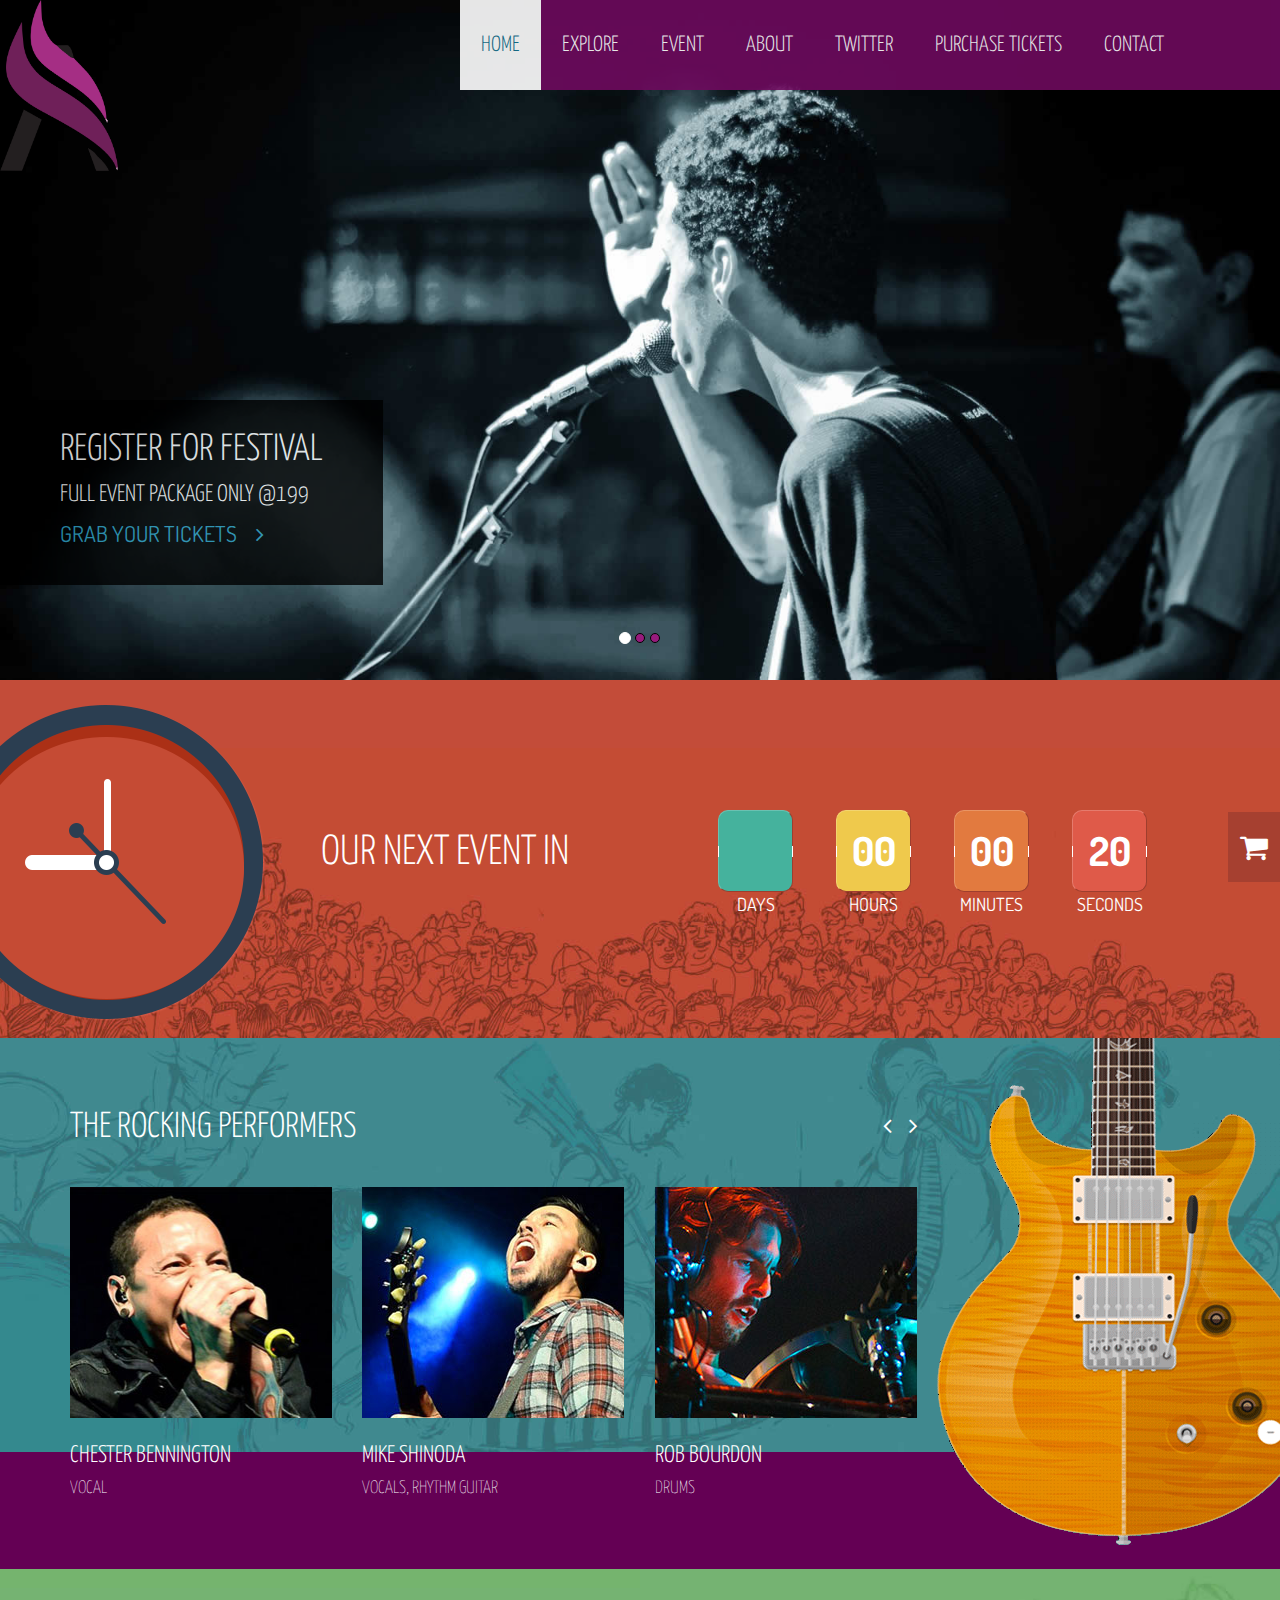
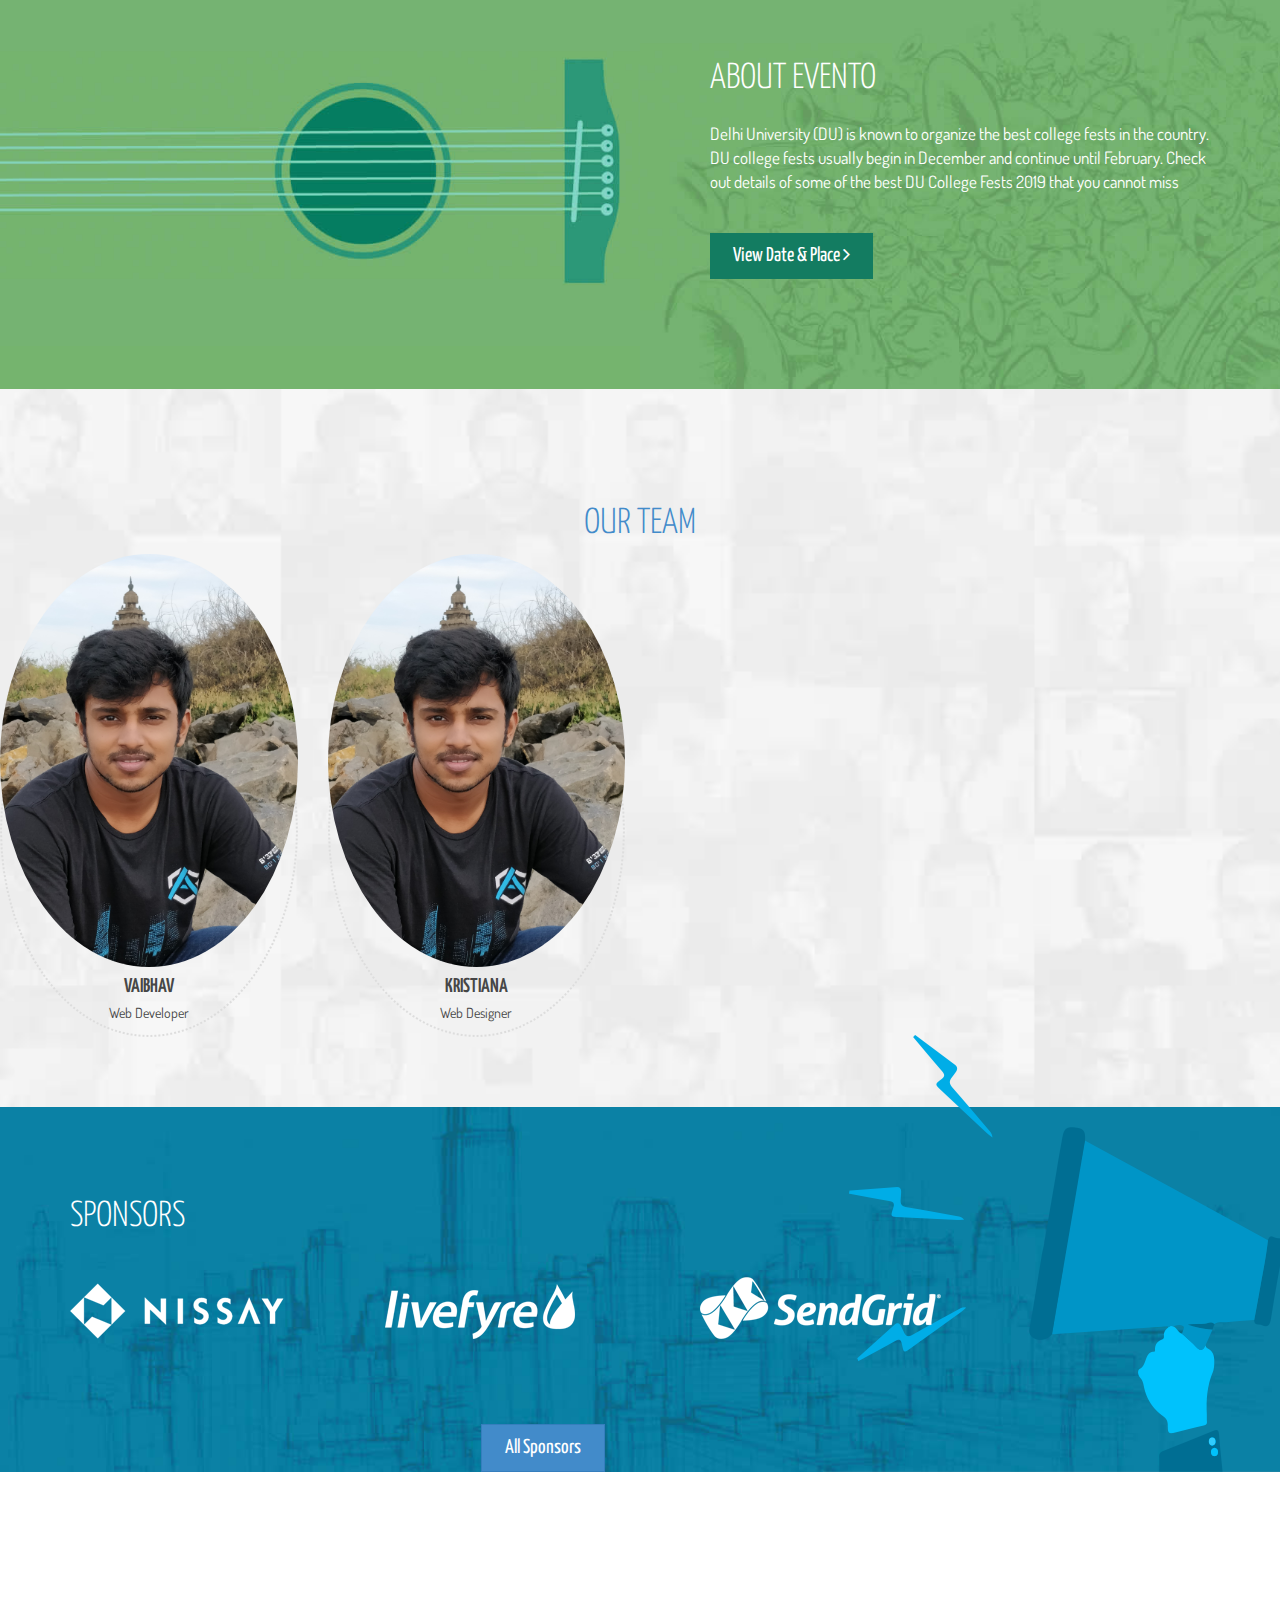
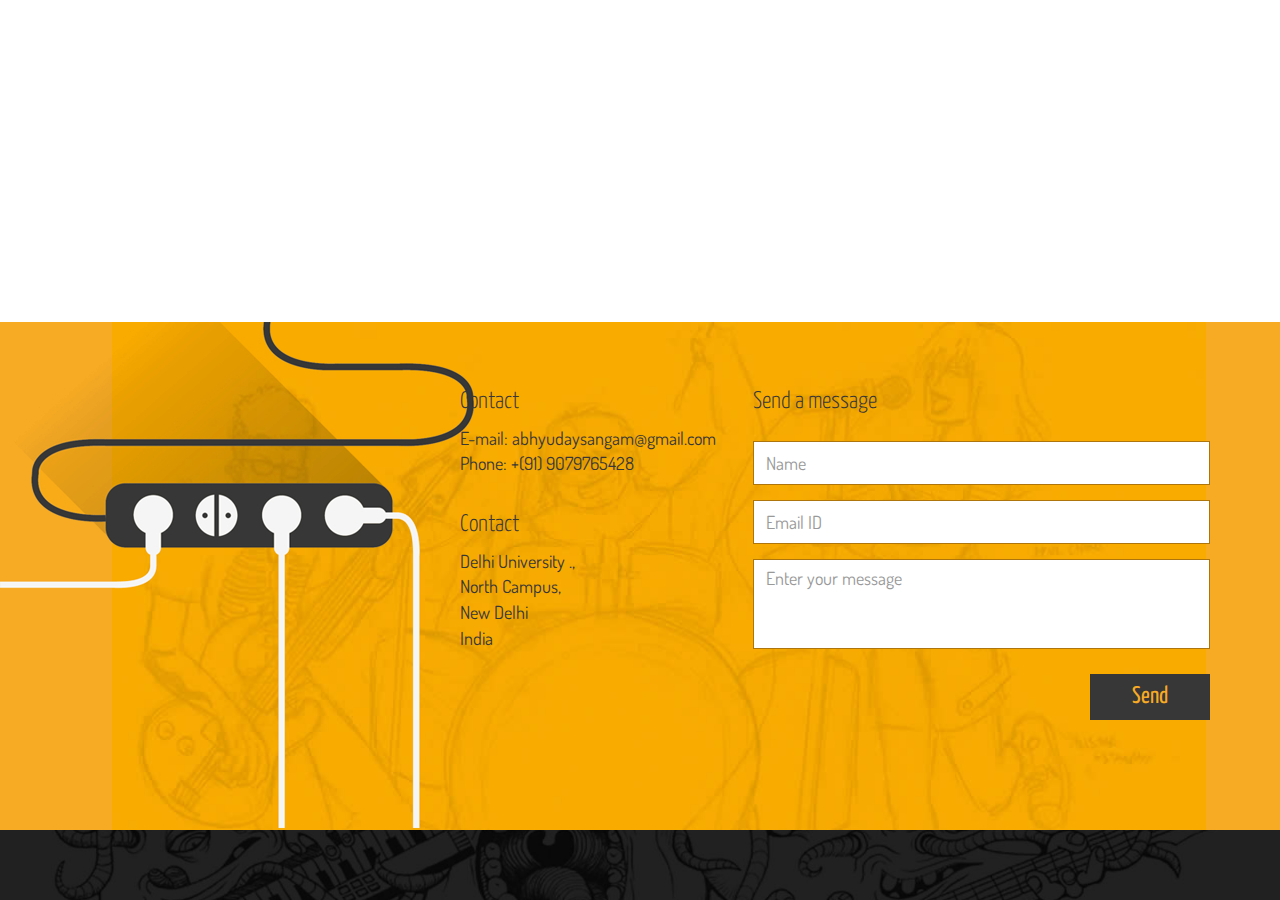
<file: index.html>
<!DOCTYPE html>
<html lang="en">
<head>
    <meta charset="utf-8">
    <meta name="viewport" content="width=device-width, initial-scale=1.0">
    <meta name="description" content="">
    <meta name="author" content="">
    <title>Evento | Free Onepage Event Template | ShapeBootstrap</title>
    <link href="css/bootstrap.min.css" rel="stylesheet">
    <link href="css/font-awesome.min.css" rel="stylesheet">
	<link href="css/main.css" rel="stylesheet">
	<link href="css/animate.css" rel="stylesheet">	
	<link href="css/responsive.css" rel="stylesheet">
		<link href="css/team.css" rel="stylesheet">
<link rel="stylesheet" href="https://cdnjs.cloudflare.com/ajax/libs/font-awesome/4.7.0/css/font-awesome.min.css">

    <link rel="shortcut icon" href="images/ico/favicon.ico">
    <link rel="apple-touch-icon-precomposed" sizes="144x144" href="images/ico/apple-touch-icon-144-precomposed.png">
    <link rel="apple-touch-icon-precomposed" sizes="114x114" href="images/ico/apple-touch-icon-114-precomposed.png">
    <link rel="apple-touch-icon-precomposed" sizes="72x72" href="images/ico/apple-touch-icon-72-precomposed.png">
    <link rel="apple-touch-icon-precomposed" href="images/ico/apple-touch-icon-57-precomposed.png">

	<script src="https://ajax.googleapis.com/ajax/libs/jquery/3.4.1/jquery.min.js"></script>
<script>
$(document).ready(function(){
  $("#sponsors").click(function(){
    $("#sponsors").addClass("hidebutton")
  });
 
});
</script>


<script>
// Set the date we're counting down to
var countDownDate = new Date("Jan 27, 2020 15:37:25").getTime();

// Update the count down every 1 second
var x = setInterval(function() {

  // Get today's date and time
  var now = new Date().getTime();
    
  // Find the distance between now and the count down date
  var distance = countDownDate - now;
    
  // Time calculations for days, hours, minutes and seconds
  var days = Math.floor(distance / (1000 * 60 * 60 * 24));
  var hours = Math.floor((distance % (1000 * 60 * 60 * 24)) / (1000 * 60 * 60));
  var minutes = Math.floor((distance % (1000 * 60 * 60)) / (1000 * 60));
  var seconds = Math.floor((distance % (1000 * 60)) / 1000);
    
  // Output the result in an element with id="demo"
  $("#days").html(days);
  $("#seconds").html(seconds);
    $("#minutes").html(minutes);
  $("#hours").html(hours);

    
  // If the count down is over, write some text 
  if (distance < 0) {
    clearInterval(x);
    document.getElementById("demo").innerHTML = "EXPIRED";
  }
}, 1000);
</script>

</head><!--/head-->

<body>
	<header id="header" role="banner">		
		<div class="main-nav">
			<div class="container">
				<!-- <div class="header-top">
					<div class="pull-right social-icons">
						<a href="#"><i class="fa fa-twitter"></i></a>
						<a href="#"><i class="fa fa-facebook"></i></a>
						<a href="#"><i class="fa fa-google-plus"></i></a>
						<a href="#"><i class="fa fa-youtube"></i></a>
					</div> 
				</div>     -->
		        <div class="row">	        		
		            <div class="navbar-header">
		                 <button type="button" class="navbar-toggle" data-toggle="collapse" data-target=".navbar-collapse">
		                    <span class="sr-only">Toggle navigation</span>
		                    <span class="icon-bar"></span>
		                    <span class="icon-bar"></span>
		                    <span class="icon-bar"></span>
		                </button> 
		                <a class="" href="index.html">
		                	<img class="img-responsive" src="images/logo.png" alt="logo" width="30%" height="70" >
		                </a>                    
		            </div>
		            <div class="collapse navbar-collapse">
		                <ul class="nav navbar-nav navbar-right">                 
		                    <li class="scroll active"><a href="#home">Home</a></li>
		                    <li class="scroll"><a href="#explore">Explore</a></li>                         
		                    <li class="scroll"><a href="#event">Event</a></li>
		                    <li class="scroll"><a href="#about">About</a></li>                     
		                    <li class="no-scroll"><a href="#twitter">Twitter</a></li>
		                    <li><a class="no-scroll" href="#" target="_blank">PURCHASE TICKETS</a></li>
		                    <li class="scroll"><a href="#contact">Contact</a></li>       
		                </ul>
		            </div>
		        </div>
	        </div>
        </div>                    
    </header>
    <!--/#header--> 

    <section id="home">	
		<div id="main-slider" class="carousel slide" data-ride="carousel">
			<ol class="carousel-indicators">
				<li data-target="#main-slider" data-slide-to="0" class="active"></li>
				<li data-target="#main-slider" data-slide-to="1"></li>
				<li data-target="#main-slider" data-slide-to="2"></li>
			</ol>
			<div class="carousel-inner">
				<div class="item active">
					<img class="img-responsive" src="images/slider/bg1.jpg" alt="slider">						
					<div class="carousel-caption">
						<h2>register for festival </h2>
						<h4>full event package only @199</h4>
						<a href="#contact">GRAB YOUR TICKETS <i class="fa fa-angle-right"></i></a>
					</div>
				</div>
				<div class="item">
					<img class="img-responsive" src="images/slider/bg2.jpg" alt="slider">	
					<div class="carousel-caption">
						<h2>register for our next event </h2>
						<h4>full event package only @$199</h4>
						<a href="#contact">GRAB YOUR TICKETS <i class="fa fa-angle-right"></i></a>
					</div>
				</div>
				<div class="item">
					<img class="img-responsive" src="images/slider/bg3.jpg" alt="slider">	
					<div class="carousel-caption">
						<h2>register for our next event </h2>
						<h4>full event package only @$199</h4>
						<a href="#contact" >GRAB YOUR TICKETS <i class="fa fa-angle-right"></i></a>
					</div>
				</div>				
			</div>
		</div>    	
    </section>
	<!--/#home-->

	<section id="explore">
		<div class="container">
			<div class="row">
				<div class="watch">
					<img class="img-responsive" src="images/watch.png" alt="">
				</div>				
				<div class="col-md-4 col-md-offset-2 col-sm-5">
					<h2>our next event in</h2>
				</div>				
				<div class="col-sm-7 col-md-6">					
					<ul id="countdown">
						<li>					
							<span id="days" class="days time-font"></span>
							<p>days </p>
						</li>
						<li>
							<span id="hours" class="hours time-font">00</span>
							<p class="">hours </p>
						</li>
						<li>
							<span id="minutes" class="minutes time-font">00</span>
							<p class="">minutes</p>
						</li>
						<li>
							<span id="seconds" class="seconds time-font">20</span>
							<p class="">seconds</p>
						</li>				
					</ul>
				</div>
			</div>
			<div class="cart">
				<a href="#"><i class="fa fa-shopping-cart"></i> <span>Purchase Tickets</span></a>
			</div>
		</div>
	</section><!--/#explore-->

	<section id="event">
		<div class="container">
			<div class="row">
				<div class="col-sm-12 col-md-9">
					<div id="event-carousel" class="carousel slide" data-interval="false">
						<h2 class="heading">THE ROCKING Performers</h2>
						<a class="even-control-left" href="#event-carousel" data-slide="prev"><i class="fa fa-angle-left"></i></a>
						<a class="even-control-right" href="#event-carousel" data-slide="next"><i class="fa fa-angle-right"></i></a>
						<div class="carousel-inner">
							<div class="item active">
								<div class="row">
									<div class="col-sm-4">
										<div class="single-event">
											<img class="img-responsive" src="images/event/event1.jpg" alt="event-image">
											<h4>Chester Bennington</h4>
											<h5>Vocal</h5>
										</div>
									</div>
									<div class="col-sm-4">
										<div class="single-event">
											<img class="img-responsive" src="images/event/event2.jpg" alt="event-image">
											<h4>Mike Shinoda</h4>
											<h5>vocals, rhythm guitar</h5>
										</div>
									</div>
									<div class="col-sm-4">
										<div class="single-event">
											<img class="img-responsive" src="images/event/event3.jpg" alt="event-image">
											<h4>Rob Bourdon</h4>
											<h5>drums</h5>
										</div>
									</div>
								</div>
							</div>
							<div class="item">
								<div class="row">
									<div class="col-sm-4">
										<div class="single-event">
											<img class="img-responsive" src="images/event/event1.jpg" alt="event-image">
											<h4>Chester Bennington</h4>
											<h5>Vocal</h5>
										</div>
									</div>
									<div class="col-sm-4">
										<div class="single-event">
											<img class="img-responsive" src="images/event/event2.jpg" alt="event-image">
											<h4>Mike Shinoda</h4>
											<h5>vocals, rhythm guitar</h5>
										</div>
									</div>
									<div class="col-sm-4">
										<div class="single-event">
											<img class="img-responsive" src="images/event/event3.jpg" alt="event-image">
											<h4>Rob Bourdon</h4>
											<h5>drums</h5>
										</div>
									</div>
								</div>
							</div>
						</div>
					</div>
				</div>
				<div class="guitar">
					<img class="img-responsive" src="images/guitar.png" alt="guitar">
				</div>
			</div>			
		</div>
	</section><!--/#event-->

	<section id="about">
		<div class="guitar2">				
			<img class="img-responsive" src="images/guitar2.jpg" alt="guitar">
		</div>
		<div class="about-content">					
					<h2>About Evento</h2>
					<p>Delhi University (DU) is known to organize the best college fests in the country. DU college fests usually begin in December and continue until February. Check out details of some of the best DU College Fests 2019 that you cannot miss</p>
					<a href="#" class="btn btn-primary">View Date & Place <i class="fa fa-angle-right"></i></a>
				
		</div>
	</section><!--/#about-->
	
	<section id="twitter">
		<div id="twitter-feed" class="carousel slide" data-interval="false">
		
			<!-- <div class="row">
				<div class="col-sm-6 col-sm-offset-3">
					<div class="text-center carousel-inner center-block">
						<div class="item active">
							<img src="images/twitter/twitter1.png" alt="">
							<p>In hac habitasse platea dictumst. Nam pulvinar, odio sed rhoncus suscipit </p>
							<a href="#">http://t.co/yY7s1IfrAb 2 days ago</a>
						</div>
						<div class="item">
							<img src="images/twitter/twitter2.png" alt="">
							<p>In hac habitasse platea dictumst. Nam pulvinar, odio sed rhoncus suscipit </p>
							<a href="#">http://t.co/yY7s1IfrAb 2 days ago</a>
						</div>
						<div class="item">
							<img src="images/twitter/twitter3.png" alt="">
							<p>In hac habitasse platea dictumst. Nam pulvinar, odio sed rhoncus suscipit </p>
							<a href="#">http://t.co/yY7s1IfrAb 2 days ago</a>
						</div>
					</div>
					<a class="twitter-control-left" href="#twitter-feed" data-slide="prev"><i class="fa fa-angle-left"></i></a>
					<a class="twitter-control-right" href="#twitter-feed" data-slide="next"><i class="fa fa-angle-right"></i></a>
				</div>
			</div> -->

			<div class="row">
			<h1 class="text-center text-primary"> Our Team </h1>
        <div class="col-md-3 col-sm-6">
		
            <div class="our-team">
                <div class="pic">
                    <img src="images/img-1.jpg" height="40">
                    <ul class="social">
                        <li><a href="#" class="fab fa-facebook"></a></li>
                        <li><a href="#" class="fab fa-linkedin"></a></li>
                    </ul>
                </div>
                <div class="team-content">
                    <div class="team-info">
                        <h3 class="title">vaibhav</h3>
                        <span class="post">Web Developer</span>
                    </div>
                </div>
            </div>
        </div>
 
        <div class="col-md-3 col-sm-6">
            <div class="our-team">
                <div class="pic">
                    <img src="images/img-2.jpg">
                    <ul class="social">
                        <li><a href="#" class="fab fa-facebook"></a></li>
                        <li><a href="#" class="fab fa-linkedin"></a></li>
                    </ul>
                </div>
                <div class="team-content">
                    <div class="team-info">
                        <h3 class="title">Kristiana</h3>
                        <span class="post">Web Designer</span>
                    </div>
                </div>
            </div>
        </div>
    </div>
		</div>		
	</section><!--/#twitter-feed-->
	
	<section id="sponsor">
		<div id="sponsor-carousel" class="carousel slide" data-interval="false">
			<div class="container">
				<div class="row">
					<div class="col-sm-10">
						<h2>Sponsors</h2>			
						<!-- <a class="sponsor-control-left" href="#sponsor-carousel" data-slide="prev"><i class="fa fa-angle-left"></i></a>
						<a class="sponsor-control-right" href="#sponsor-carousel" data-slide="next"><i class="fa fa-angle-right"></i></a>
					--> 	<div class="carousel-inner">
							<div class="item active">
								<ul>
									<li><a href="#"><img class="img-responsive" src="images/sponsor/sponsor1.png" alt=""></a></li>
									<li><a href="#"><img class="img-responsive" src="images/sponsor/sponsor2.png" alt=""></a></li>
									<li><a href="#"><img class="img-responsive" src="images/sponsor/sponsor3.png" alt=""></a></li>
									
								</ul>
							</div>
							<button type="button" id="sponsors" class="btn btn-primary center-block" data-toggle="collapse" data-target="#demo" >All Sponsors</button>
  								<div id="demo" class="collapse">
									<div class="item">
									<ul>
										<li><a href="#"><img class="img-responsive" src="images/sponsor/sponsor6.png" alt=""></a></li>
										<li><a href="#"><img class="img-responsive" src="images/sponsor/sponsor5.png" alt=""></a></li>
										<li><a href="#"><img class="img-responsive" src="images/sponsor/sponsor4.png" alt=""></a></li>
										<li><a href="#"><img class="img-responsive" src="images/sponsor/sponsor3.png" alt=""></a></li>
										<li><a href="#"><img class="img-responsive" src="images/sponsor/sponsor2.png" alt=""></a></li>
										<li><a href="#"><img class="img-responsive" src="images/sponsor/sponsor1.png" alt=""></a></li>
									</ul>		
									</div>
  								</div>
						
						</div>
					</div>
				</div>				
			</div>
			<div class="light">
				<img class="img-responsive" src="images/light.png" alt="">
			</div>
		</div>
	</section><!--/#sponsor-->

	<section id="contact">
		<div id="map">
			<div id="gmap-wrap">
	 			<div id="gmap"> 				
	 			</div>	 			
	    	</div>
		</div><!--/#map-->
		<div class="contact-section">
			<div class="ear-piece">
				<img class="img-responsive" src="images/ear-piece.png" alt="">
			</div>
			<div class="container">
				<div class="row">
					<div class="col-sm-3 col-sm-offset-4">
						<div class="contact-text">
							<h3>Contact</h3>
							<address>
								E-mail: abhyudaysangam@gmail.com<br>
								Phone: +(91) 9079765428<br>
							</address>
						</div>
						<div class="contact-address">
							<h3>Contact</h3>
							<address>
								Delhi University .,<br>
								North Campus,<br>
								New Delhi<br>
								India
							</address>
						</div>
					</div>
					<div class="col-sm-5">
						<div id="contact-section">
							<h3>Send a message</h3>
					    	<div class="status alert alert-success" style="display: none"></div>
					    	<form id="main-contact-form" class="contact-form" name="contact-form" method="post" action="sendemail.php">
					            <div class="form-group">
					                <input type="text" name="name" class="form-control" required="required" placeholder="Name">
					            </div>
					            <div class="form-group">
					                <input type="email" name="email" class="form-control" required="required" placeholder="Email ID">
					            </div>
					            <div class="form-group">
					                <textarea name="message" id="message" required="required" class="form-control" rows="4" placeholder="Enter your message"></textarea>
					            </div>                        
					            <div class="form-group">
					                <button type="submit" class="btn btn-primary pull-right">Send</button>
					            </div>
					        </form>	       
					    </div>
					</div>
				</div>
			</div>
		</div>		
	</section>
    <!--/#contact-->

    <footer id="footer">
        <div class="container">
            <div class="text-center">
            <!--  <p> Copyrigh0t  &copy;2014<a target="_blank" href="http://shapebootstrap.net/"> Evento </a>Theme. All Rights Reserved. <br> Designed by <a target="_blank" href="http://shapebootstrap.net/">ShapeBootstrap</a></p>                
           --> </div>
        </div>
    </footer>
    <!--/#footer-->
  
    <script type="text/javascript" src="js/jquery.js"></script>
    <script type="text/javascript" src="js/bootstrap.min.js"></script>
	<script type="text/javascript" src="http://maps.google.com/maps/api/js?sensor=true"></script>
  	<script type="text/javascript" src="js/gmaps.js"></script>
	<script type="text/javascript" src="js/smoothscroll.js"></script>
    <script type="text/javascript" src="js/jquery.parallax.js"></script>
    <script type="text/javascript" src="js/coundown-timer.js"></script>
    <script type="text/javascript" src="js/jquery.scrollTo.js"></script>
    <script type="text/javascript" src="js/jquery.nav.js"></script>
    <script type="text/javascript" src="js/main.js"></script>  
</body>



</html>
</file>
<file: css/main.css>
@import url(http://fonts.googleapis.com/css?family=Dosis:400,200,300,500,600,700,800);
@import url(http://fonts.googleapis.com/css?family=Yanone+Kaffeesatz:400,300,200,700);


/*************************
*******Typography******
**************************/

body {
  font-family: 'Dosis', sans-serif;
  font-size: 17px;
  color: #fff
}


.btn {
  border-radius: 0;
  font-family: 'Yanone Kaffeesatz','sans-serif';
  font-size: 20px;
  padding: 9px 23px;
}

a {
  -webkit-transition: 300ms;
  -moz-transition: 300ms;
  -o-transition: 300ms;
  transition: 300ms;
}

a:focus, 
a:hover {
  text-decoration: none;
  outline: none
}

h1, h2, h3, h4, h5, h6 {
  font-family: 'Yanone Kaffeesatz', 'sans-serif';
  font-weight: 300;
  text-transform: uppercase;
}

h2 {
  font-size: 36px
}

.navbar-toggle {
  margin-top: 12px
}

.navbar-toggle .icon-bar {
  background-color: #fff;
}

.navbar-toggle, 
.navbar-toggle:focus {
  border:1px solid #fff;
  outline: none;
}


/*************************
*******Header CSS******
**************************/

.header-top {
  display: block;
  overflow: hidden;
  padding: 25px;
}

.main-nav {
  position: absolute;
  width: 100%;
  z-index: 999;
}

.main-nav 
.container {
  width: 100%
}

.social-icons a {
  font-size: 18px;
  color: #fff;
  padding-left:20px;  
}

.social-icons .fa-facebook:hover {
  color: #3B5997
}

.social-icons .fa-twitter:hover {
  color:#29C5F6
}

.social-icons .fa-google-plus:hover {
  color:#D13D2F
}

.social-icons .fa-youtube:hover{
  color: #ec5538
}

.navbar-brand {
  background-color: rgb(78, 3, 59);
  height: 90px;
  margin-bottom: 20px;
  position: relative;
  width: 297px;
}

.navbar-brand img {
  position: absolute;
  top: -35px;
}

.navbar-right {
  background-color: rgb(110, 10, 94);
  padding:0 95px 0 0;
  opacity: .9
}

.navbar-right li a {
  padding: 35px 21px;
  font-size: 22px;
  color: #fff;
  text-transform: uppercase;
  font-family: 'Yanone Kaffeesatz', 'sans-serif';
  font-weight: 300;
}

.navbar-right li a:hover, 
.navbar-right li a:focus,  
.navbar-right .active a {
  background-color: #fff;
  color: #16728f
}


.fixed-menu {
  background-color: #1B7B98;
  position: fixed;
  top: 0;
}

.fixed-menu .navbar-right {
  padding: 0;
}


.fixed-menu .navbar-right li a {
  font-size: 18px;
  padding: 20px 25px;
  text-shadow:inherit;
}

.fixed-menu .navbar-brand {
  height: 60px;
  margin-top: 0;
  padding: 0;
  margin-bottom: 0;
  width: 125px;
}

.fixed-menu .navbar-brand img {
  height:60px;
  top: 0;
}

.fixed-menu .header-top {
  display: none;
}



/*************************
*******Home CSS******
**************************/

#home {
  position: relative;
  overflow: hidden;
}

#main-slider img {
  width: 100%
}

#main-slider 
.carousel-caption {
  background: none repeat scroll 0 0 #000000;
  bottom: 14%;
  float: left;
  left: 0;
  opacity: 0.8;
  padding:10px 60px 35px;
  right: inherit;
  text-transform: uppercase;
  color: #fff;
  text-align: left;
}


#main-slider 
.carousel-caption h2 {  
  font-size: 38px;
 
}

#main-slider 
.carousel-caption h4 {
  font-size: 24px;
}

#main-slider 
.carousel-caption a {
  font-size: 22px;
  color: #2da1c5
}

#main-slider 
.carousel-caption a:hover {
  color: #2588a6
}

#main-slider 
.carousel-caption a:hover i {
  margin-left: 35px
}

#main-slider 
.carousel-caption a i {
  margin-left: 15px;
  -webkit-transition: all 0.3s ease-in-out;
  -moz-transition: all 0.3s ease-in-out;
  -ms-transition: all 0.3s ease-in-out;
  -o-transition: all 0.3s ease-in-out;
  transition: all 0.3s ease-in-out;
}

#main-slider 
.carousel-indicators li {
  background-color:rgb(152, 27, 125);
  border: 1px solid rgb(0, 0, 0);
}

#main-slider 
.carousel-indicators li.active {
  background-color:#fff;
  border: 1px solid #fff;
}

/*************************
*******Explore CSS******
**************************/

#explore {
  background-color: #C34C39;
  background-image: url("../images/event-bg.jpg");
  background-position: center bottom;
  background-size: contain;
  background-repeat:no-repeat;
  position: relative;
  overflow: hidden;
  padding: 130px 0 100px;
}

.watch {
  position: absolute;
  left: 0;
  top: 7%;
}

#explore h2 {
  font-size: 42px;
  text-transform: uppercase;
  text-align: center;
}

#countdown {
  display: block;
  overflow: hidden;
  text-align: center;
  padding: 0
}

#countdown li {
  list-style: none;
  display:inline-block;
  margin-right: 40px;
  text-align: center;
  text-transform: uppercase;
  font-size: 18px;
  position: relative;
}

#countdown li:last-child {
  margin-right: 0
}

#countdown li span {
  display: block;
  font-size: 40px;
  font-weight: 700;
  height: 82px;
  line-height: 79px;
  width: 75px;
  border-radius: 10px;
  border-right: 1px solid #9e3e2e;
  border-bottom: 1px solid #9e3e2e;
}

#countdown li .days {
  background-color: #45b29d;
  border-top: 1px solid #6ac1b1;
  border-left: 1px solid #6ac1b1;
}

#countdown li .hours {
  background-color: #efc94c; 
  border-top: 1px solid #f2d470;
  border-left: 1px solid #f2d470;
}

#countdown li .minutes {
  background-color: #e27a3f;
  border-top: 1px solid #e89565;
  border-left: 1px solid #e89565;
}

#countdown li .seconds {
  background-color: #df5a49;
  border-top: 1px solid #e57b6d;
  border-left: 1px solid #e57b6d;
}

#countdown li:before {
  background-color: #FFFFFF;
  content: "";
  height: 11px;
  left: 0;
  position: absolute;
  top: 36px;
  width: 1px;
}

#countdown li:after {
  background-color: #FFFFFF;
  content: "";
  height: 11px;
  right:0;
  position: absolute;
  top: 36px;
  width: 1px;
}

.cart {
  background-color: #b34534;  
  position: absolute;
  right:-200px;
  top: 37%;
  width:252px;
   -webkit-transition: all 0.7s ease-in-out;
  -moz-transition: all 0.7s ease-in-out;
  -ms-transition: all 0.7s ease-in-out;
  -o-transition: all 0.7s ease-in-out;
  transition: all 0.7s ease-in-out;
}

.cart:hover {
  right:0;
}


.cart a {
  color: #FFFFFF;
  display: block;
  font-size: 24px;
  text-transform: uppercase;
}

.cart a i {
  font-size: 30px;  
  padding: 20px 12px;
  background-color: #A64030; 
  margin-right: 3px;
}

 

 /*************************
*******Event CSS******
**************************/
#event {
  background-color: rgb(100, 0, 84);
  background-image: url("../images/performar-bg.jpg");
  background-position: 50% 0;
  background-size: contain;
  position: relative;
  background-repeat: no-repeat;
}

.guitar {
  position: absolute;
  right:0;
  top: 0
}


#event h2 {
  color: #FFFFFF;
  font-size: 36px;
  font-weight: 300;
  margin-bottom: 40px;
  margin-top: 70px;
  text-transform: uppercase;
}

.single-event {
  margin-bottom: 70px;
}

.single-event h4 {
  color: #FFFFFF;
  font-size: 24px;
  font-weight: 300;
  line-height: 26px;
  margin-top: 25px;
  text-transform: uppercase;
}


.single-event h5 {
  font-size: 18px;
  font-weight: 100;
  display: block;
}

#event-carousel {
  position: relative;
}

.even-control-left, 
.even-control-right {
  position: absolute;
  font-size: 24px;
  color: #fff;
  top: 0;
}

.even-control-left {
  right: 3%
} 

.even-control-right {
  right: 0;
}


/*************************
*******About CSS**********
**************************/

#about {
  background-color: #75B46E;  
  position: relative;  
  width: 100%;
  display: flex;
}

.guitar2 {
  top: 0;
  width: 50%;
}

.guitar2 img {
  padding-top: 3%;
}

.about-content {
  width: 50%;
   background-image: url("../images/about-bg.jpg");
  background-position: left bottom;
  background-repeat: no-repeat;
  background-size: cover;
  padding: 70px 70px 110px;
}


#about h2 {
  margin-bottom: 23px;
}

.about-content p {
  font-size: 17px;
  font-family: 'Dosis',sans-serif;
}

#about .btn-primary {
  background-color: #137c61;
  color: #fff;
  text-transform: capitalize;
  border: none;
  margin-top: 28px;
}

#about .btn-primary:hover {
  background-color: #126d55
}



/*************************
******Twitter CSS****
**************************/

#twitter {
  background-color: #ecedef;
  background-image: url("../images/twitter-bg.jpg");
  background-position: center bottom;
  background-size: cover;
  background-repeat:no-repeat;
  position: relative;
  padding: 95px 0 90px;
  overflow: hidden;
}

.twit {
  position: absolute;
  left: 0;
  top:-42%;
}

#twitter-feed .item {
  text-align: center;
}

#twitter-feed .item img {
  display: inline-block;
  width: 78px;
  height: 78px;
  border-radius: 50%;
  background-color: #c5c8ce;
  padding: 5px;
  margin-bottom: 30px;
}

#twitter-feed .item a, 
#twitter-feed .item p { 
  font-size: 24px;
  font-weight: 300;
  font-family: 'Yanone Kaffeesatz','sans-serif';
}

#twitter-feed .item p {
  color: #3D3D3D;
}

#twitter-feed .item a {
  color:#00c3ff;
}

.twitter-control-left, 
.twitter-control-right {
  position: absolute;
  color: #00c3ff;
  top: 59%;
  font-size: 24px
}

.twitter-control-left {
  left: 0;
}

.twitter-control-right {
  right:0;
} 



/*************************
******Sponsor CSS****
**************************/

#sponsor {
  background-color: #1881a2;
  background-image: url("../images/sponsor-bg.jpg");
  background-position:50% 0;
  background-size: cover;
  background-repeat:no-repeat;
  position: relative;
}

.light {
  position: absolute;
  right: 0;
  bottom: 0;
}

#sponsor .col-sm-10 {
  z-index: 10;
}

#sponsor h2 {
  margin-top: 90px;
  margin-bottom: 40px;
}

#sponsor .item ul {
  font-size: 0;
  padding: 0;
}


#sponsor .item ul li {
  display: inline-block;
  list-style: none;
  width: 33.33%;
  margin-bottom: 75px;
}

#sponsor .item ul li:last-child {
  margin-right: 0
}

.sponsor-control-left, 
.sponsor-control-right {
  color: #FFFFFF;
  font-size: 24px;
  position: absolute;
  top: 20%;
}

.sponsor-control-left {
  right: 12%
}

.sponsor-control-right {
  right: 10%
}


/*************************
******Map CSS****
**************************/
#map {
  position: relative;
}

#gmap {
  height:450px;  
}


/*************************
******Contact CSS****
**************************/

.contact-section {
  background-color: #f7ab24;
  background-image: url("../images/contact-bg.jpg");
  background-position:60% 0;
  background-size:contain;
  background-repeat:no-repeat;  
  position: relative;
}

.ear-piece {
  position: absolute;
  left: 0;
  top: 0;
}

#contact .container {
  padding-top:47px;
}

#contact h3 {
  text-transform:inherit;
  color: #373737; 
}

#contact-section h3 {  
  margin-bottom: 25px
}

#contact address {
  font-size: 18px;  
  color: #373737; 
}

.contact-text {
  margin-bottom: 35px;
  display: block;
}

.hidebutton {
  visibility: hidden;
}

#contact-section .form-control {
  border-color: #ae750d;
  box-shadow:none;
  outline: 0 none;
  border-radius: 0;
  color: #797979;
  font-size: 18px;
}

#contact-section .form-control:focus {
  border-color: #ae750d;
}

#contact-section input {  
  height: 44px;
}

#contact-section textarea {
  height: 90px;
  resize:none;
}

#contact-section .btn-primary {
  background-color: #373737;
  color: #f7ab24;
  border: none;
  font-size: 24px;
  padding: 6px 42px;
  margin-bottom: 110px;
  margin-top: 10px
}

#contact-section .btn-primary:hover {
  background-color: #212020;
  color: #fff
}



/*************************
******Footer CSS****
**************************/

#footer {
  background-color: #212121;
  background-image: url("../images/footer-bg.jpg");
  background-position: center bottom;
  background-repeat: no-repeat;
  background-size: cover;
  color: #FFFFFF;
  font-size: 20px;
  padding: 35px 0;
}

#footer a {
  color:#f7ab24
}

#footer a:hover {
  color:#1B7B98
}
</file>
<file: css/responsive.css>
/* lg */ 
@media (min-width: 1200px) {
  
}

/* md */
@media (min-width: 992px) and (max-width: 1199px) {

  .navbar-right {
    padding: 0 30px 0 0;
  }

  .navbar-right li a {
    padding: 35px 15px;
  }

  .fixed-menu .container {
    width: 100%;
  }

  .fixed-menu .navbar-right {
    padding-right: 30px;
  }

  .fixed-menu .navbar-right li a {
    padding: 20px;
  }

  
  #countdown li {
    margin-right: 30px;
  }

  .guitar {
    right:0;
  }

  .guitar2 {
    height: 100%
  }

    .guitar2 img {
      padding-top: 20%;
    }

  .ear-piece {
    left: -15%;
  }

  #event .col-md-9 {
    z-index: 10;
  }


}

/* sm */
@media (min-width: 768px) and (max-width: 991px) {

  .navbar-brand {
    width: 215px;
    height: 60px;
  }

  .navbar-right {
    padding: 0;
  }

  .navbar-right li a {
    padding:20px 11px;
    font-size: 17px;
  }

  .fixed-menu .container {
    width: 100%;
  }

  .fixed-menu .navbar-right {
    padding-right: 30px;
  }

  .fixed-menu .navbar-right li a {
    padding: 20px 15px;
    font-size: 17px;
  }
 
 #countdown li {
  margin-right: 15px;
 }

  .sponsor-control-left {
    right:8%;
  }

  .sponsor-control-right {
    right: 5%;
  }

  .guitar, .ear-piece, .light {
    display: none;
  }

  .watch {
    left: -8%
  }

  .guitar2 {
    height: 100%;
  }

  .guitar2 img {
    padding-top:38%;
  }

  .twit {
    left: -5%;
  }


}

/* xs */
@media (max-width: 767px) {

  .main-nav .container {
    display: none;
  }
  
  .fixed-menu .container {
    display: block;
  }

   .fixed-menu .container {
    width: 100%;
  }

  .navbar-brand {
    width: inherit;
  }

  .fixed-menu .navbar-right li a {
    padding: 7px 25px;
  }

  #home {
    margin-top: 10%;
  }

  #main-slider .carousel-caption {
    bottom: 17%;
    padding: 10px;
    line-height: 0;
  }

  #main-slider .carousel-caption h2 {
    font-size: 20px;
    margin-top: 3px;
  }

  #main-slider .carousel-caption h4 {
    font-size: 16px;
  }

  #main-slider .carousel-caption a {
    font-size: 14px;
    color: #9e1a76;
  }

  #explore {
    background-size:cover;
  }

  #explore h2 {
    float: inherit;
    font-size: 30px;
    margin-bottom: 30px;
  }  

  #countdown li {
    font-size: 14px;
    margin-right:35px;
    width:inherit;
  }

  #countdown li span {
    font-size: 24px;
    height: 60px;
    line-height: 60px;
    width: 60px;
  }

  #countdown li:before, 
  #countdown li:after {
    top:25px;
  }

  .cart a {
    font-size: 18px;
  }

  .cart a i {
    font-size: 20px;
    padding:15px;
  }

   /*event */
  .single-event {
    margin-bottom: 40px;
  }


  #event h2, 
  #about h2, 
  #sponsor h2 {
    font-size: 30px;
  }

  .twitter-control-left, 
  .twitter-control-right {
    top: inherit;
    bottom: -40px;
  }

  .twitter-control-left {
    left: 46%;
  }

  .twitter-control-right {
    right: 46%;
  }

  #sponsor {
    background-position: right 0 bottom 0;
  }

  .sponsor-control-left, 
  .sponsor-control-right {
    top:0;
  }

  .sponsor-control-left {
    right: 10%;
  }

  .sponsor-control-right {
    right: 5%;
  }

  #sponsor .item ul li {
    width: 30%;
    margin-right:3%
  }

  #sponsor .item ul li:last-child {
    margin-right: 0;
   }


  #footer {
    font-size: 16px;
  }

  .watch, .guitar, .guitar2, .twit, .light, .ear-piece {
    display: none;
  }

  .contact-section {
    background-position: left 0 bottom 0;
    background-size: cover;
  }

  .about-content {
    width: 100%;    
    padding: 70px 25px 110px;
  }

}

/* XS Portrait */
@media (max-width: 479px) {

  .main-nav .container {
    display: none;
  }

  .fixed-menu .container {
    display: block;
  }

  .fixed-menu .navbar-right li a {
    padding: 10px 25px;
  }

  /* Home */

  #home {
    margin-top: 18%;
  }

  .fixed-menu .container {
    width: 100%;
  }

  .navbar-brand {
    width: inherit;
  }


  #main-slider .carousel-caption {
    bottom: 17%;
    padding: 10px;
    line-height: 0;
  }

  #main-slider .carousel-caption h2 {
    font-size: 18px;
    margin-top: 3px;
  }

  #main-slider .carousel-caption h4 {
    font-size: 14px;
  }

  #main-slider .carousel-caption a {
    font-size: 12px;
    color: #771212;
  }

  .carousel-indicators {
    bottom: 0;
  }

  /* Explore */
  #explore {
    background-size:cover;
  }

  #explore h2 {
    float: inherit;
    font-size: 30px;
    margin-bottom: 30px;
  }  

  #countdown li {
    font-size: 14px;
    margin-right: 15px;
    width: 45px;
  }

  #countdown li span {
    font-size: 20px;
    height: 45px;
    line-height: 45px;
    width: 45px;
  }

  #countdown li:before, 
  #countdown li:after {
    top: 18px
  }

  .cart {
    right:-209px;
  }

  .cart a {
    font-size: 18px;
  }

  .cart a i {
    font-size: 20px;
    padding:12px;
  }

    /*event */
  .single-event {
    margin-bottom: 40px;
  }

  .about-content {
    width: 100%;    
    padding: 70px 30px 110px;
  }

  #event h2, 
  #about h2, 
  #sponsor h2 {
    font-size: 30px;
  }

  .about-content p, 
  #twitter-feed .item a, 
  #twitter-feed .item p {
    font-size: 15px;
  }

  .twitter-control-left, 
  .twitter-control-right {
    top: inherit;
    bottom: -40px;
  }

  .twitter-control-left {
    left: 46%;
  }

  .twitter-control-right {
    right: 46%;
  }

  #sponsor {
    background-position: right 0 bottom;
  }

  .sponsor-control-left, 
  .sponsor-control-right {
    top: 0;
  }

  .sponsor-control-left {
    right: 10%;
  }

  .sponsor-control-right {
    right: 5%;
  }

  #sponsor .item ul li {
    width: 45%;
    margin-right: 5%
  }

  #sponsor .item ul li:last-child {
    margin-right: 0;
   }
 
  #footer {
    font-size: 14px;
  }

  .watch, .guitar, .guitar2, .twit, .light, .ear-piece {
    display: none;
  }

  .contact-section {
    background-position: left 0 bottom 0;
    background-size: cover;
  }

}
</file>
<file: css/team.css>
.our-team{
    text-align: center;
    margin-bottom: 50px;
    z-index: 1;
    position: relative;
}
.our-team .pic{
    border-radius: 50%;
    overflow: hidden;
    position: relative;
}
.our-team .pic:after{
    content: "";
    width: 100%;
    height: 100%;
    border-radius: 50%;
    background: rgba(0,0,0,0.7);
    opacity: 0;
    position: absolute;
    top: 0;
    left: 0;
    transition: all 0.5s ease 0s;
}
.our-team:hover .pic:after{ opacity: 1; }
.our-team .pic img{
    width: 100%;
    height: auto;
}
.our-team .social{
    width: 100%;
    padding: 0;
    margin: 0;
    list-style: none;
    opacity: 0;
    position: absolute;
    top: 45%;
    left: 0;
    z-index: 1;
    transition: all 0.5s ease 0s;
}
.our-team:hover .social{ opacity: 1; }
.our-team .social li{ display: inline-block; }
.our-team .social li a{
    display: block;
    width: 30px;
    height: 30px;
    line-height: 30px;
    border-radius: 50%;
    border: 1px solid #fff;
    font-size: 15px;
    color: #fff;
    margin-right: 10px;
    transition: all 0.5s ease 0s;
}
.our-team .social li a:hover{
    background: #fff;
    color: #000;
}
.our-team .team-content{
    width: 100%;
    height: 100%;
    border-radius: 50%;
    border: 2px dotted #ddd;
    position: absolute;
    bottom: -70px;
    left: 0;
    z-index: -1;
    transition: all 0.5s ease 0s;
}
.our-team:hover .team-content{ border: 2px dotted #00adae; }
.our-team .team-info{
    width: 100%;
    color: #464646;
    position: absolute;
    bottom: 12px;
    left: 0;
}
.our-team .title{
    font-size: 20px;
    font-weight: 600;
    color: #464646;
    margin: 0 0 5px 0;
    transition: all 0.5s ease 0s;
}
.our-team:hover .title{ color: #00adae; }
.our-team .post{
    display: block;
    font-size: 14px;
    color: #464646;
}
</file>
